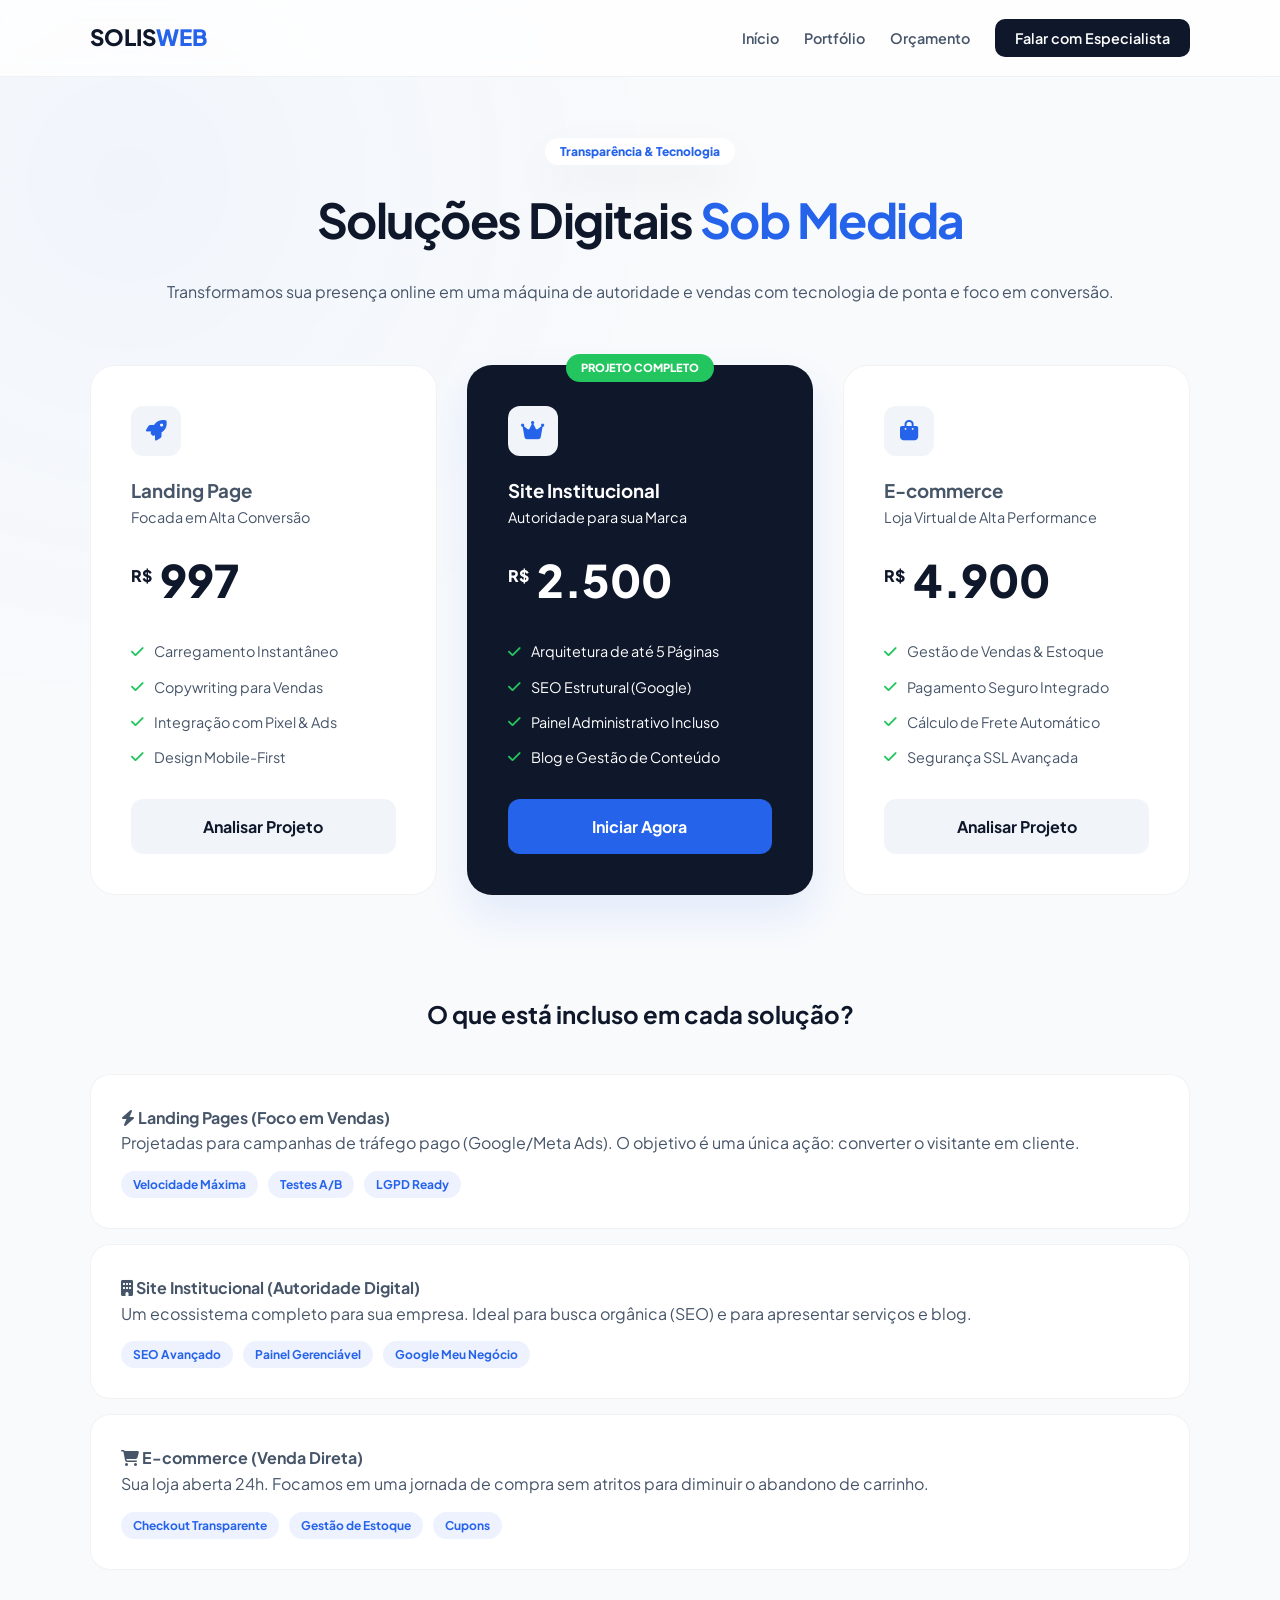
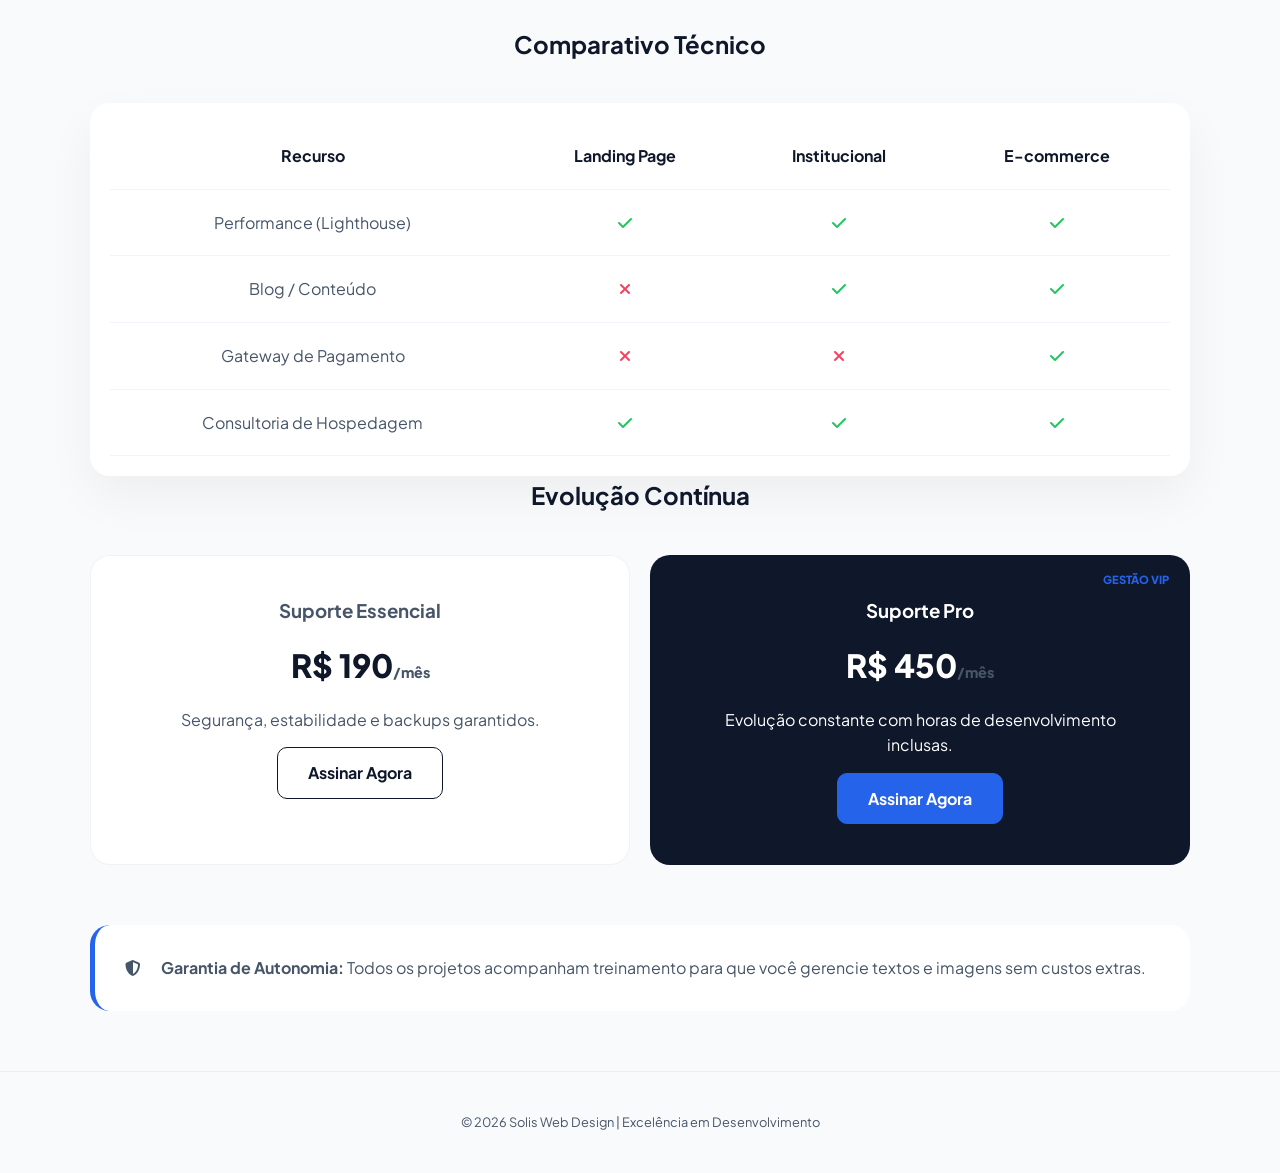
<file: orçamento.html>
<!DOCTYPE html>
<html lang="pt-br">
<head>
    <meta charset="UTF-8">
    <meta name="viewport" content="width=device-width, initial-scale=1.0">
    <title>Investimento Digital | Solis Web Premium</title>
    <link rel="stylesheet" href="https://cdnjs.cloudflare.com/ajax/libs/font-awesome/6.4.0/css/all.min.css">
    <link href="https://fonts.googleapis.com/css2?family=Plus+Jakarta+Sans:wght@400;500;600;700;800&display=swap" rel="stylesheet">
    <link rel="stylesheet" href="orcamento-estilo.css">
</head>
<body>

    <div class="glass-bg"></div>

    <nav class="navbar">
        <div class="container nav-container">
            <div class="logo">SOLIS<span>WEB</span></div>
            <ul class="nav-menu">
                <li><a href="index.html">Início</a></li>
                <li><a href="index.html#portfolio">Portfólio</a></li>
                <li><a href="orçamento.html" class="active">Orçamento</a></li>
                <li><a href="https://wa.me/5565993085010" class="nav-btn">Falar com Especialista</a></li>
            </ul>
        </div>
    </nav>

    <main class="container">
        <header class="hero-section">
            <span class="top-tag">Transparência & Tecnologia</span>
            <h1>Soluções Digitais <span>Sob Medida</span></h1>
            <p>Transformamos sua presença online em uma máquina de autoridade e vendas com tecnologia de ponta e foco em conversão.</p>
        </header>

        <section class="pricing-grid">
            <div class="price-card">
                <div class="card-inner">
                    <div class="card-icon"><i class="fas fa-rocket"></i></div>
                    <h3>Landing Page</h3>
                    <p class="card-desc">Focada em Alta Conversão</p>
                    <div class="price-box">
                        <div class="main-price"><span>R$</span> 997</div>
                    </div>
                    <ul class="check-list">
                        <li><i class="fas fa-check"></i> Carregamento Instantâneo</li>
                        <li><i class="fas fa-check"></i> Copywriting para Vendas</li>
                        <li><i class="fas fa-check"></i> Integração com Pixel & Ads</li>
                        <li><i class="fas fa-check"></i> Design Mobile-First</li>
                    </ul>
                    <a href="#detalhe-lp" class="btn-card">Analisar Projeto</a>
                </div>
            </div>

            <div class="price-card featured">
                <div class="popular-badge">PROJETO COMPLETO</div>
                <div class="card-inner">
                    <div class="card-icon"><i class="fas fa-crown"></i></div>
                    <h3>Site Institucional</h3>
                    <p class="card-desc">Autoridade para sua Marca</p>
                    <div class="price-box">
                        <div class="main-price"><span>R$</span> 2.500</div>
                    </div>
                    <ul class="check-list">
                        <li><i class="fas fa-check"></i> Arquitetura de até 5 Páginas</li>
                        <li><i class="fas fa-check"></i> SEO Estrutural (Google)</li>
                        <li><i class="fas fa-check"></i> Painel Administrativo Incluso</li>
                        <li><i class="fas fa-check"></i> Blog e Gestão de Conteúdo</li>
                    </ul>
                    <a href="https://wa.me/5565993085010" class="btn-card btn-premium">Iniciar Agora</a>
                </div>
            </div>

            <div class="price-card">
                <div class="card-inner">
                    <div class="card-icon"><i class="fas fa-shopping-bag"></i></div>
                    <h3>E-commerce</h3>
                    <p class="card-desc">Loja Virtual de Alta Performance</p>
                    <div class="price-box">
                        <div class="main-price"><span>R$</span> 4.900</div>
                    </div>
                    <ul class="check-list">
                        <li><i class="fas fa-check"></i> Gestão de Vendas & Estoque</li>
                        <li><i class="fas fa-check"></i> Pagamento Seguro Integrado</li>
                        <li><i class="fas fa-check"></i> Cálculo de Frete Automático</li>
                        <li><i class="fas fa-check"></i> Segurança SSL Avançada</li>
                    </ul>
                    <a href="#detalhe-ecommerce" class="btn-card">Analisar Projeto</a>
                </div>
            </div>
        </section>

        <section class="details-section">
            <h2 class="sub-title">O que está incluso em cada solução?</h2>
            
            <div class="detail-row" id="detalhe-lp">
                <div class="detail-info">
                    <h4><i class="fas fa-bolt"></i> Landing Pages (Foco em Vendas)</h4>
                    <p>Projetadas para campanhas de tráfego pago (Google/Meta Ads). O objetivo é uma única ação: converter o visitante em cliente.</p>
                    <div class="tag-group">
                        <span>Velocidade Máxima</span><span>Testes A/B</span><span>LGPD Ready</span>
                    </div>
                </div>
            </div>

            <div class="detail-row" id="detalhe-institucional">
                <div class="detail-info">
                    <h4><i class="fas fa-building"></i> Site Institucional (Autoridade Digital)</h4>
                    <p>Um ecossistema completo para sua empresa. Ideal para busca orgânica (SEO) e para apresentar serviços e blog.</p>
                    <div class="tag-group">
                        <span>SEO Avançado</span><span>Painel Gerenciável</span><span>Google Meu Negócio</span>
                    </div>
                </div>
            </div>

            <div class="detail-row" id="detalhe-ecommerce">
                <div class="detail-info">
                    <h4><i class="fas fa-shopping-cart"></i> E-commerce (Venda Direta)</h4>
                    <p>Sua loja aberta 24h. Focamos em uma jornada de compra sem atritos para diminuir o abandono de carrinho.</p>
                    <div class="tag-group">
                        <span>Checkout Transparente</span><span>Gestão de Estoque</span><span>Cupons</span>
                    </div>
                </div>
            </div>
        </section>

        <section class="table-section">
            <h2 class="sub-title">Comparativo Técnico</h2>
            <div class="table-container">
                <table>
                    <thead>
                        <tr>
                            <th>Recurso</th>
                            <th>Landing Page</th>
                            <th>Institucional</th>
                            <th>E-commerce</th>
                        </tr>
                    </thead>
                    <tbody>
                        <tr><td>Performance (Lighthouse)</td><td><i class="fas fa-check"></i></td><td><i class="fas fa-check"></i></td><td><i class="fas fa-check"></i></td></tr>
                        <tr><td>Blog / Conteúdo</td><td><i class="fas fa-times"></i></td><td><i class="fas fa-check"></i></td><td><i class="fas fa-check"></i></td></tr>
                        <tr><td>Gateway de Pagamento</td><td><i class="fas fa-times"></i></td><td><i class="fas fa-times"></i></td><td><i class="fas fa-check"></i></td></tr>
                        <tr><td>Consultoria de Hospedagem</td><td><i class="fas fa-check"></i></td><td><i class="fas fa-check"></i></td><td><i class="fas fa-check"></i></td></tr>
                    </tbody>
                </table>
            </div>
        </section>

        <section class="maintenance-section">
            <h2 class="sub-title">Evolução Contínua</h2>
            <div class="maintenance-grid">
                <div class="m-card">
                    <h3>Suporte Essencial</h3>
                    <div class="m-price">R$ 190<span>/mês</span></div>
                    <p>Segurança, estabilidade e backups garantidos.</p>
                    <a href="https://wa.me/5565993085010" class="btn-m">Assinar Agora</a>
                </div>
                <div class="m-card vip">
                    <div class="vip-tag">GESTÃO VIP</div>
                    <h3>Suporte Pro</h3>
                    <div class="m-price">R$ 450<span>/mês</span></div>
                    <p>Evolução constante com horas de desenvolvimento inclusas.</p>
                    <a href="https://wa.me/5565993085010" class="btn-m btn-v">Assinar Agora</a>
                </div>
            </div>
        </section>

        <div class="guarantee-box">
            <i class="fas fa-shield-alt"></i>
            <p><strong>Garantia de Autonomia:</strong> Todos os projetos acompanham treinamento para que você gerencie textos e imagens sem custos extras.</p>
        </div>
    </main>

    <footer class="footer">
        <p>&copy; 2026 Solis Web Design | Excelência em Desenvolvimento</p>
    </footer>

</body>
</html>
</file>
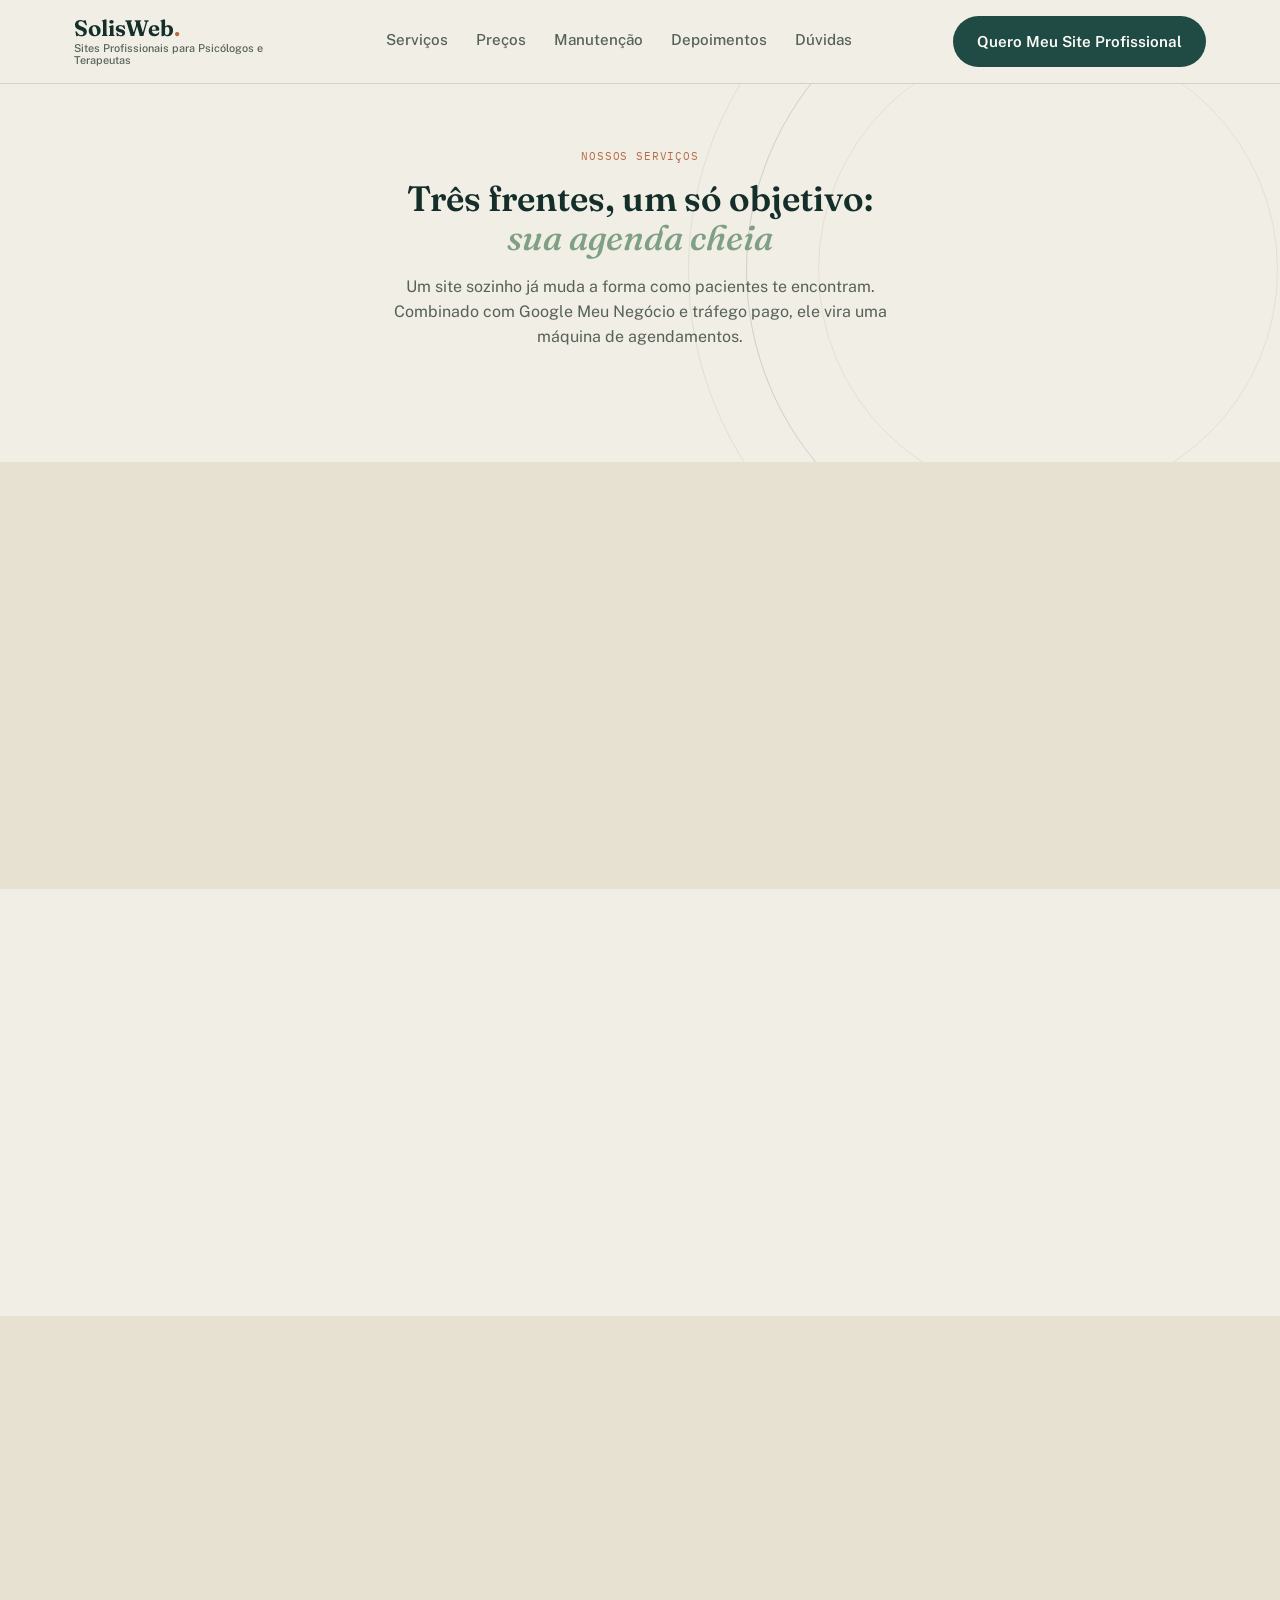
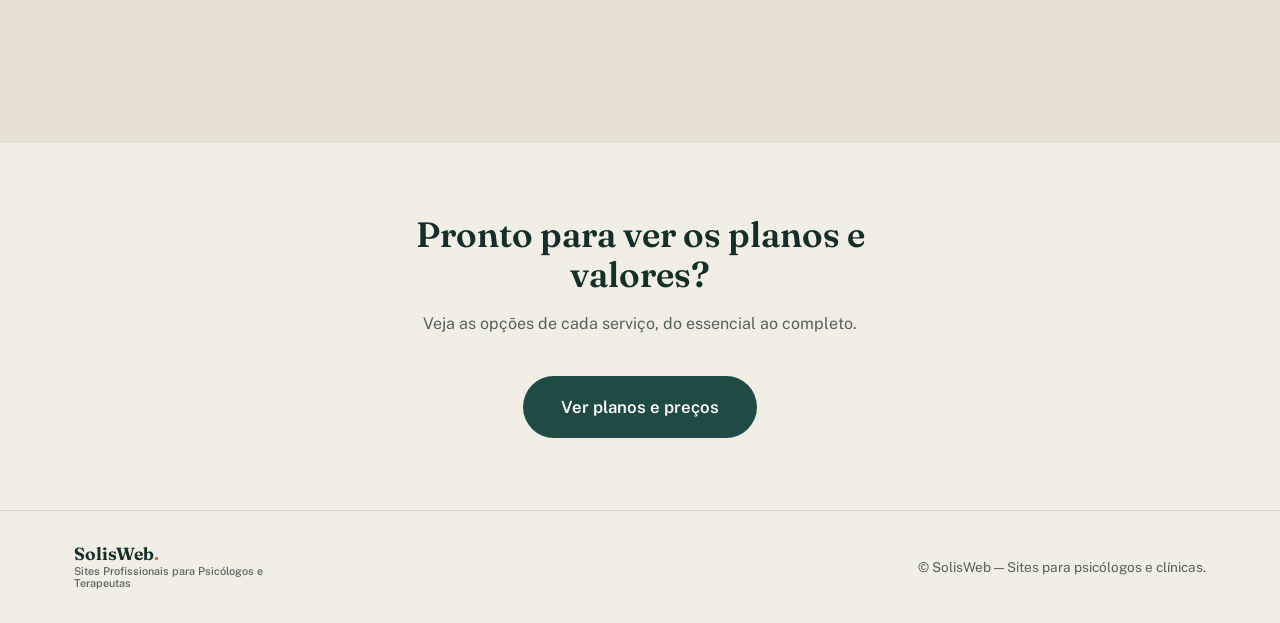
<file: servicos.html>
<!DOCTYPE html>
<html lang="pt-BR">
<head>
<meta charset="UTF-8">
<meta name="viewport" content="width=device-width, initial-scale=1.0">
<title>Nossos Serviços — SolisWeb</title>
<meta name="description" content="Conheça os três serviços da SolisWeb: criação de site, gestão de Google Meu Negócio e gestão de tráfego pago para psicólogos e clínicas.">
<link rel="preconnect" href="https://fonts.googleapis.com">
<link rel="preconnect" href="https://fonts.gstatic.com" crossorigin>
<link href="https://fonts.googleapis.com/css2?family=Fraunces:ital,opsz,wght@0,9..144,400;0,9..144,500;0,9..144,600;0,9..144,650;1,9..144,500&family=Public+Sans:wght@400;500;600;700&family=IBM+Plex+Mono:wght@400;500&display=swap" rel="stylesheet">
<link rel="stylesheet" href="styles.css">

<link rel="icon" href="favicon.svg" type="image/svg+xml">
<link rel="icon" href="favicon-32x32.png" sizes="32x32" type="image/png">
<link rel="icon" href="favicon-16x16.png" sizes="16x16" type="image/png">
<link rel="apple-touch-icon" href="apple-touch-icon.png">
<link rel="icon" href="favicon.ico" sizes="any">
</head>
<body>

<div class="breath-field" aria-hidden="true">
  <span class="ring ring-1"></span>
  <span class="ring ring-2"></span>
  <span class="ring ring-3"></span>
</div>

<header class="site-header">
  <div class="wrap header-row">
    <a href="index.html" class="logo">
      <span class="logo-name">SolisWeb<span class="logo-dot">.</span></span>
      <span class="logo-tagline">Sites Profissionais para Psicólogos e Terapeutas</span>
    </a>

    <nav class="main-nav" id="mainNav">
      <a href="servicos.html">Serviços</a>
      <a href="index.html#precos">Preços</a>
      <a href="index.html#manutencao">Manutenção</a>
      <a href="index.html#depoimentos">Depoimentos</a>
      <a href="index.html#faq">Dúvidas</a>
    </nav>

    <a href="https://wa.me/5565993085010?text=Ol%C3%A1!%20Quero%20criar%20um%20site%20para%20meu%20consult%C3%B3rio%20de%20psicologia." class="btn btn-primary btn-header" target="_blank" rel="noopener">Quero Meu Site Profissional</a>

    <button class="nav-toggle" id="navToggle" aria-label="Abrir menu" aria-expanded="false">
      <span></span><span></span><span></span>
    </button>
  </div>
</header>

<main>

  <!-- INTRO -->
  <section class="section" style="padding-top: 64px;">
    <div class="wrap">
      <p class="eyebrow eyebrow--center">Nossos serviços</p>
      <h1 class="section-title" style="max-width: 20ch;">Três frentes, um só objetivo: <em>sua agenda cheia</em></h1>
      <p class="section-lede">Um site sozinho já muda a forma como pacientes te encontram. Combinado com Google Meu Negócio e tráfego pago, ele vira uma máquina de agendamentos.</p>
    </div>
  </section>

  <!-- SERVIÇO 1 -->
  <section class="section section--alt">
    <div class="wrap why-grid reveal">
      <div class="why-copy">
        <p class="eyebrow">Serviço principal</p>
        <h2 class="section-title" style="text-align:left; margin:0 0 .4em;">Criação de site</h2>
        <p>Site institucional pensado para transmitir acolhimento e autoridade, com estrutura clara de especialidades, formas de contato e otimização para buscas locais. Do design ao ar, cuidamos de cada detalhe.</p>
      </div>
      <ul class="why-list">
        <li><span class="why-mark">＋</span> Layout calmo e profissional, sob medida para o seu consultório</li>
        <li><span class="why-mark">＋</span> Botão de WhatsApp e formulário sempre visíveis</li>
        <li><span class="why-mark">＋</span> Otimizado para aparecer em buscas por psicólogo na sua região</li>
        <li><span class="why-mark">＋</span> Hospedagem e domínio inclusos, sem letras miúdas</li>
      </ul>
    </div>
  </section>

  <!-- SERVIÇO 2 -->
  <section class="section">
    <div class="wrap why-grid reveal">
      <ul class="why-list">
        <li><span class="why-mark">＋</span> Criação e verificação do seu perfil no Google</li>
        <li><span class="why-mark">＋</span> Postagens periódicas e resposta a avaliações</li>
        <li><span class="why-mark">＋</span> Aparecimento no mapa com horários e link de agendamento</li>
        <li><span class="why-mark">＋</span> Relatórios de desempenho nos planos mais completos</li>
      </ul>
      <div class="why-copy">
        <p class="eyebrow">Presença local</p>
        <h2 class="section-title" style="text-align:left; margin:0 0 .4em;">Google Meu Negócio</h2>
        <p>Criação, verificação e gestão contínua do seu perfil — para aparecer bem posicionado quando alguém busca "psicólogo perto de mim" no Google e no Maps.</p>
      </div>
    </div>
  </section>

  <!-- SERVIÇO 3 -->
  <section class="section section--alt">
    <div class="wrap why-grid reveal">
      <div class="why-copy">
        <p class="eyebrow">Aquisição</p>
        <h2 class="section-title" style="text-align:left; margin:0 0 .4em;">Gestão de tráfego</h2>
        <p>Campanhas no Meta Ads e Google Ads direcionadas para agendamento, com otimização periódica e relatórios de desempenho — para quem já tem site e quer acelerar os resultados.</p>
      </div>
      <ul class="why-list">
        <li><span class="why-mark">＋</span> Campanhas segmentadas para o seu público ideal</li>
        <li><span class="why-mark">＋</span> Otimização semanal conforme o desempenho dos anúncios</li>
        <li><span class="why-mark">＋</span> Relatórios claros, sem jargão técnico</li>
        <li><span class="why-mark">＋</span> Funciona em conjunto com o site e o Google Meu Negócio</li>
      </ul>
    </div>
  </section>

  <!-- CTA -->
  <section class="section cta-section">
    <div class="wrap cta-wrap">
      <h2 class="section-title">Pronto para ver os planos e valores?</h2>
      <p class="section-lede">Veja as opções de cada serviço, do essencial ao completo.</p>
      <a href="index.html#precos" class="btn btn-primary btn-lg">Ver planos e preços</a>
    </div>
  </section>

</main>

<footer class="site-footer">
  <div class="wrap footer-row">
    <a href="index.html" class="logo logo--footer">
      <span class="logo-name">SolisWeb<span class="logo-dot">.</span></span>
      <span class="logo-tagline">Sites Profissionais para Psicólogos e Terapeutas</span>
    </a>
    <p>&copy; <span id="year"></span> SolisWeb — Sites para psicólogos e clínicas.</p>
  </div>
</footer>

<script src="script.js"></script>
</body>
</html>
</file>
<file: orcamento-estilo.css>
/* --- CONFIGURAÇÕES GERAIS --- */
:root {
    --primary: #2563eb;
    --primary-dark: #1e40af;
    --dark: #0f172a;
    --light: #f8fafc;
    --text: #475569;
    --border: #e2e8f0;
}

* {
    margin: 0; padding: 0; box-sizing: border-box;
}

body {
    font-family: 'Plus Jakarta Sans', sans-serif;
    background-color: #f1f5f9;
    color: var(--text);
    line-height: 1.6;
}

.container {
    max-width: 1200px;
    margin: 0 auto;
    padding: 0 20px;
}

/* --- NAVEGAÇÃO --- */
.nav-top {
    display: flex;
    justify-content: space-between;
    align-items: center;
    padding: 20px 0;
}

.logo-mini {
    font-weight: 800;
    font-size: 1.4rem;
    color: var(--dark);
}

.logo-mini span { color: var(--primary); }

.nav-links {
    display: flex;
    list-style: none;
    gap: 20px;
}

.nav-links a {
    text-decoration: none;
    color: var(--text);
    font-weight: 600;
    font-size: 0.9rem;
}

.nav-links a.active { color: var(--primary); }

.btn-contato-nav {
    background: var(--primary);
    color: white;
    padding: 10px 20px;
    border-radius: 50px;
    text-decoration: none;
    font-weight: 700;
    font-size: 0.85rem;
}

/* --- HEADER --- */
.header-main {
    text-align: center;
    padding: 60px 0;
}

.header-main h1 {
    font-size: 2.5rem;
    color: var(--dark);
    margin-bottom: 15px;
}

.subtitle {
    font-size: 1.1rem;
    max-width: 700px;
    margin: 0 auto;
}

/* --- GRIDS E CARDS --- */
.grid {
    display: grid;
    grid-template-columns: repeat(auto-fit, minmax(300px, 1fr));
    gap: 30px;
    margin-bottom: 60px;
}

.card {
    background: white;
    padding: 40px;
    border-radius: 20px;
    border: 1px solid var(--border);
    text-align: center;
    position: relative;
    transition: 0.3s;
}

.card:hover { transform: translateY(-10px); }

.featured {
    border: 2px solid var(--primary);
    box-shadow: 0 20px 40px rgba(37, 99, 235, 0.1);
}

.badge {
    position: absolute;
    top: -15px;
    left: 50%;
    transform: translateX(-50%);
    background: var(--primary);
    color: white;
    padding: 5px 15px;
    border-radius: 50px;
    font-size: 0.75rem;
    font-weight: 800;
}

.price-area {
    margin: 30px 0;
}

.price {
    font-size: 3rem;
    font-weight: 800;
    color: var(--dark);
}

.features {
    list-style: none;
    text-align: left;
    margin-bottom: 30px;
}

.features li {
    margin-bottom: 12px;
    font-size: 0.95rem;
}

.features i {
    color: var(--primary);
    margin-right: 10px;
}

.btn-action {
    display: block;
    background: var(--dark);
    color: white;
    text-decoration: none;
    padding: 15px;
    border-radius: 12px;
    font-weight: 700;
    transition: 0.3s;
}

.btn-action:hover { background: var(--primary); }

/* --- DETALHAMENTO DE SERVIÇOS --- */
.detalhamento-servicos {
    padding: 60px 0;
}

.section-title {
    text-align: center;
    margin-bottom: 40px;
    color: var(--dark);
}

.detalhe-item {
    display: flex;
    gap: 30px;
    background: white;
    padding: 30px;
    border-radius: 20px;
    margin-bottom: 20px;
    border: 1px solid var(--border);
    transition: 0.3s;
}

.detalhe-item:hover { transform: translateX(10px); border-color: var(--primary); }

.detalhe-icon {
    width: 60px; height: 60px;
    background: var(--primary);
    color: white;
    border-radius: 15px;
    display: flex; align-items: center; justify-content: center;
    font-size: 1.5rem; flex-shrink: 0;
}

.tags { display: flex; flex-wrap: wrap; gap: 10px; margin-top: 15px; }
.tags span {
    background: #eef2ff; color: var(--primary);
    padding: 5px 12px; border-radius: 50px; font-size: 0.8rem; font-weight: 700;
}

/* --- TABELA COMPARATIVA --- */
.table-wrapper {
    overflow-x: auto;
    background: white;
    padding: 20px;
    border-radius: 20px;
    margin: 40px 0;
}

table {
    width: 100%;
    border-collapse: collapse;
    text-align: center;
}

th, td {
    padding: 20px;
    border-bottom: 1px solid var(--border);
}

th { color: var(--dark); }
td i.fa-check { color: var(--accent, #22c55e); }
td i.fa-times { color: #f43f5e; }

/* --- MANUTENÇÃO (CARDS ESCUROS) --- */
.card-dark {
    background: var(--dark);
    color: white;
    padding: 40px;
    border-radius: 20px;
    text-align: center;
}

.card-dark .price { color: white; }
.btn-outline {
    display: inline-block;
    border: 1px solid white;
    color: white;
    padding: 10px 30px;
    border-radius: 50px;
    text-decoration: none;
    margin-top: 20px;
}

/* --- INFO BOX E FOOTER --- */
.info-box {
    background: #fff;
    border-left: 5px solid var(--primary);
    padding: 30px;
    border-radius: 10px;
    display: flex;
    gap: 20px;
    align-items: center;
    margin: 60px 0;
}

.footer {
    text-align: center;
    padding: 40px;
    color: var(--text);
    font-size: 0.9rem;
}

/* --- RESPONSIVIDADE --- */
@media (max-width: 768px) {
    .nav-links { display: none; }
    .detalhe-item { flex-direction: column; text-align: center; }
    .detalhe-icon { margin: 0 auto; }
}
:root {
    --primary: #2563eb;
    --dark: #0f172a;
    --text: #475569;
    --bg: #f8fafc;
    --white: #ffffff;
    --shadow: 0 20px 50px rgba(0,0,0,0.05);
}

* { margin: 0; padding: 0; box-sizing: border-box; }
body { font-family: 'Plus Jakarta Sans', sans-serif; background: var(--bg); color: var(--text); line-height: 1.6; }
.container { max-width: 1140px; margin: 0 auto; padding: 0 20px; }

/* Background decorativo */
.glass-bg {
    position: fixed; top: 0; left: 0; width: 100%; height: 100%;
    background: radial-gradient(circle at 10% 20%, rgba(37, 99, 235, 0.03) 0%, transparent 40%);
    z-index: -1;
}

/* Navbar */
.navbar { padding: 20px 0; background: rgba(255,255,255,0.8); backdrop-filter: blur(10px); position: sticky; top: 0; z-index: 100; border-bottom: 1px solid rgba(0,0,0,0.05); }
.nav-container { display: flex; justify-content: space-between; align-items: center; }
.logo { font-weight: 800; font-size: 1.4rem; color: var(--dark); }
.logo span { color: var(--primary); }
.nav-menu { display: flex; list-style: none; gap: 25px; align-items: center; }
.nav-menu a { text-decoration: none; color: var(--text); font-weight: 600; font-size: 0.9rem; }
.nav-btn { background: var(--dark); color: white !important; padding: 10px 20px; border-radius: 10px; }

/* Hero */
.hero-section { text-align: center; padding: 60px 0; }
.top-tag { background: white; padding: 6px 15px; border-radius: 50px; color: var(--primary); font-size: 0.75rem; font-weight: 800; box-shadow: var(--shadow); }
.hero-section h1 { font-size: 3rem; color: var(--dark); margin: 20px 0; letter-spacing: -1.5px; }
.hero-section h1 span { color: var(--primary); }

/* Pricing Cards */
.pricing-grid { display: grid; grid-template-columns: repeat(auto-fit, minmax(320px, 1fr)); gap: 30px; margin-bottom: 60px; }
.price-card { background: white; border-radius: 25px; padding: 10px; border: 1px solid rgba(0,0,0,0.05); transition: 0.4s; }
.price-card:hover { transform: translateY(-10px); box-shadow: 0 30px 60px rgba(0,0,0,0.08); }
.card-inner { padding: 30px; }
.card-icon { width: 50px; height: 50px; background: #f1f5f9; border-radius: 12px; display: flex; align-items: center; justify-content: center; color: var(--primary); font-size: 1.3rem; margin-bottom: 20px; }
.card-desc { font-size: 0.9rem; margin-bottom: 15px; }
.main-price { font-size: 2.8rem; font-weight: 800; color: var(--dark); margin-bottom: 25px; }
.main-price span { font-size: 1rem; vertical-align: super; }
.check-list { list-style: none; margin-bottom: 30px; }
.check-list li { font-size: 0.9rem; margin-bottom: 12px; display: flex; align-items: center; gap: 10px; }
.check-list i { color: #22c55e; }
.btn-card { display: block; text-align: center; text-decoration: none; padding: 15px; border-radius: 12px; background: #f1f5f9; color: var(--dark); font-weight: 700; transition: 0.3s; }

/* Featured Card */
.featured { background: var(--dark); color: white; position: relative; }
.featured .main-price, .featured h3 { color: white; }
.featured .btn-premium { background: var(--primary); color: white; }
.popular-badge { position: absolute; top: -12px; left: 50%; transform: translateX(-50%); background: #22c55e; color: white; padding: 5px 15px; border-radius: 50px; font-size: 0.7rem; font-weight: 800; }

/* Detalhamento */
.details-section { padding: 40px 0; }
.sub-title { text-align: center; margin-bottom: 40px; color: var(--dark); }
.detail-row { background: white; padding: 30px; border-radius: 20px; margin-bottom: 15px; border: 1px solid rgba(0,0,0,0.05); transition: 0.3s; }
.detail-row:hover { border-color: var(--primary); transform: scale(1.01); }
.tag-group { margin-top: 15px; display: flex; gap: 10px; }
.tag-group span { background: #eef2ff; color: var(--primary); padding: 4px 12px; border-radius: 50px; font-size: 0.75rem; font-weight: 700; }

/* Tabela */
.table-container { background: white; padding: 20px; border-radius: 20px; overflow-x: auto; box-shadow: var(--shadow); }
table { width: 100%; border-collapse: collapse; text-align: center; }
th, td { padding: 20px; border-bottom: 1px solid #f1f5f9; }
td i.fa-check { color: #22c55e; }
td i.fa-times { color: #f43f5e; }

/* Manutenção */
.maintenance-grid { display: grid; grid-template-columns: 1fr 1fr; gap: 20px; }
.m-card { background: white; padding: 40px; border-radius: 20px; text-align: center; border: 1px solid rgba(0,0,0,0.05); }
.m-price { font-size: 2rem; font-weight: 800; color: var(--dark); margin: 15px 0; }
.m-price span { font-size: 0.9rem; color: var(--text); }
.btn-m { display: inline-block; text-decoration: none; padding: 12px 30px; border: 1px solid var(--dark); color: var(--dark); border-radius: 10px; font-weight: 700; margin-top: 15px; }
.vip { background: var(--dark); color: white; position: relative; }
.vip .m-price, .vip h3 { color: white; }
.vip .btn-v { border-color: var(--primary); background: var(--primary); color: white; }
.vip-tag { position: absolute; top: 15px; right: 20px; color: var(--primary); font-weight: 800; font-size: 0.7rem; }

/* Garantia e Footer */
.guarantee-box { background: #fff; padding: 30px; border-radius: 20px; display: flex; align-items: center; gap: 20px; margin: 60px 0; border-left: 5px solid var(--primary); }
.footer { text-align: center; padding: 40px 0; font-size: 0.8rem; border-top: 1px solid rgba(0,0,0,0.05); }

/* Mobile */
@media (max-width: 768px) {
    .nav-menu, .vip-tag { display: none; }
    .hero-section h1 { font-size: 2.2rem; }
    .maintenance-grid { grid-template-columns: 1fr; }
}
</file>
<file: styles.css>
/* =========================================================
   TOKENS
========================================================= */
:root{
  --paper: #F1EEE6;
  --paper-alt: #E7E1D2;
  --white: #FFFDF9;
  --ink: #22302B;
  --ink-soft: #566159;
  --teal: #1F4B44;
  --teal-dark: #142E29;
  --sage: #7FA084;
  --sage-soft: #DCE6DD;
  --clay: #B96B47;
  --line: #D8D1BF;

  --display: "Fraunces", serif;
  --body: "Public Sans", system-ui, sans-serif;
  --mono: "IBM Plex Mono", monospace;

  --radius: 14px;
  --radius-sm: 8px;
  --wrap: 1180px;
  --shadow: 0 12px 32px -16px rgba(20, 46, 41, 0.28);
  --ease: cubic-bezier(.4, 0, .2, 1);
}

*{ box-sizing: border-box; }
html{ scroll-behavior: smooth; }

body{
  margin:0;
  font-family: var(--body);
  background: var(--paper);
  color: var(--ink);
  line-height: 1.55;
  -webkit-font-smoothing: antialiased;
}

img{ max-width:100%; display:block; }
a{ color: inherit; }

/* visível apenas para leitores de tela */
.sr-only{
  position: absolute;
  width: 1px;
  height: 1px;
  padding: 0;
  margin: -1px;
  overflow: hidden;
  clip: rect(0, 0, 0, 0);
  white-space: nowrap;
  border: 0;
}

.wrap{
  max-width: var(--wrap);
  margin: 0 auto;
  padding: 0 24px;
}

h1,h2,h3{
  font-family: var(--display);
  color: var(--teal-dark);
  font-weight: 600;
  line-height: 1.12;
  margin: 0 0 .5em;
}

:focus-visible{
  outline: 2px solid var(--clay);
  outline-offset: 3px;
}

/* =========================================================
   BREATHING FIELD (signature ambient motion)
========================================================= */
.breath-field{
  position: fixed;
  top: -10vh;
  right: -10vw;
  width: 60vw;
  height: 60vw;
  max-width: 720px;
  max-height: 720px;
  pointer-events: none;
  z-index: 0;
  opacity: .5;
}
.ring{
  position:absolute;
  inset:0;
  border-radius:50%;
  border: 1px solid var(--sage);
  opacity:.35;
  animation: breathe 9s ease-in-out infinite;
}
.ring-2{ inset: 8%; animation-delay: -3s; border-color: var(--teal); }
.ring-3{ inset: 18%; animation-delay: -6s; border-color: var(--clay); opacity:.25; }

@keyframes breathe{
  0%, 100%{ transform: scale(.92); opacity:.15; }
  50%{ transform: scale(1.04); opacity:.4; }
}

@media (prefers-reduced-motion: reduce){
  .ring{ animation: none; }
}

/* =========================================================
   BUTTONS
========================================================= */
.btn{
  display:inline-flex;
  align-items:center;
  justify-content:center;
  gap:.5em;
  padding: .85em 1.5em;
  border-radius: 999px;
  font-weight: 600;
  font-size: .95rem;
  text-decoration:none;
  border: 1px solid transparent;
  cursor:pointer;
  transition: transform .35s var(--ease), background .3s var(--ease),
              border-color .3s var(--ease), box-shadow .35s var(--ease), color .3s var(--ease);
  will-change: transform;
}
.btn:hover{
  transform: translateY(-2px);
  box-shadow: 0 10px 24px -12px rgba(20, 46, 41, 0.35);
}
.btn:active{
  transform: translateY(0) scale(.97);
  transition-duration: .12s;
}

.btn-primary{
  background: var(--teal);
  color: var(--white);
}
.btn-primary:hover{ background: var(--teal-dark); }

.btn-ghost{
  background: transparent;
  border-color: var(--teal);
  color: var(--teal);
}
.btn-ghost:hover{ background: var(--sage-soft); }

.btn-block{ width:100%; }
.btn-lg{ padding: 1em 2.2em; font-size: 1.05rem; }

.btn-header{ display:none; }
@media (min-width: 860px){
  .btn-header{ display:inline-flex; }
}

/* =========================================================
   HEADER
========================================================= */
.site-header{
  position: sticky;
  top:0;
  z-index: 20;
  background: rgba(241,238,230,.88);
  backdrop-filter: blur(8px);
  border-bottom: 1px solid var(--line);
}
.header-row{
  display:flex;
  align-items:center;
  justify-content:space-between;
  padding-top: 16px;
  padding-bottom: 16px;
  gap: 16px;
}
.logo{
  display:flex;
  flex-direction:column;
  gap: 2px;
  text-decoration:none;
  line-height: 1.1;
}
.logo-name{
  font-family: var(--display);
  font-size: 1.4rem;
  font-weight: 650;
  color: var(--teal-dark);
}
.logo-dot{ color: var(--clay); }
.logo-tagline{
  font-family: var(--body);
  font-size: .68rem;
  font-weight: 500;
  color: var(--ink-soft);
  max-width: 210px;
}

.main-nav{
  display:none;
  gap: 28px;
}
.main-nav a{
  position:relative;
  text-decoration:none;
  font-size: .95rem;
  color: var(--ink-soft);
  font-weight: 500;
  padding-bottom: 3px;
  transition: color .3s var(--ease);
}
.main-nav a::after{
  content:"";
  position:absolute;
  left:0; bottom:0;
  width:100%;
  height:2px;
  background: var(--clay);
  transform: scaleX(0);
  transform-origin: right;
  transition: transform .3s var(--ease);
}
.main-nav a:hover{ color: var(--teal-dark); }
.main-nav a:hover::after{
  transform: scaleX(1);
  transform-origin: left;
}

@media (min-width: 860px){
  .main-nav{ display:flex; }
}

.nav-toggle{
  display:flex;
  flex-direction:column;
  justify-content:center;
  gap:5px;
  width: 40px;
  height: 40px;
  border:none;
  background:transparent;
  cursor:pointer;
}
.nav-toggle span{
  height:2px;
  background: var(--teal-dark);
  border-radius:2px;
}
@media (min-width: 860px){
  .nav-toggle{ display:none; }
}

.main-nav.is-open{
  display:flex;
  flex-direction:column;
  position:absolute;
  top:100%;
  left:0;
  right:0;
  background: var(--paper);
  padding: 16px 24px 24px;
  border-bottom: 1px solid var(--line);
  gap: 16px;
}

/* =========================================================
   HERO — texto à esquerda, imagens à direita
========================================================= */
.hero{
  position:relative;
  z-index:1;
  padding: 96px 0 72px;
  overflow:hidden;
}

.hero-grid{
  display:grid;
  gap: 24px;
  align-items:center;
}
@media (min-width: 920px){
  .hero-grid{
    grid-template-columns: 1fr 1fr;
    gap: 20px;
  }
}

.hero-copy{ position:relative; }

.eyebrow{
  font-family: var(--mono);
  text-transform: uppercase;
  letter-spacing: .08em;
  font-size: .66rem;
  color: var(--clay);
  margin: 0 0 14px;
}
.eyebrow--center{ text-align:center; }

.hero-title{
  color: var(--teal-dark);
  font-size: clamp(1.79rem, 3.91vw, 2.81rem);
  font-weight: 650;
  line-height: 1.1;
  letter-spacing: -0.015em;
  max-width: 15ch;
  margin: 0 0 .5em;
}
.hero-title em{
  font-style: italic;
  font-weight: 500;
  color: var(--clay);
}
.hero-lede{
  font-size: .92rem;
  max-width: 46ch;
  margin: 0 0 28px;
  color: var(--ink-soft);
}

.hero-actions{
  display:flex;
  flex-wrap:wrap;
  gap: 14px;
  margin-bottom: 24px;
}

/* imagens da vitrine, menores e alinhadas à direita */
.hero-visual{
  display:flex;
  justify-content:flex-end;
}
.capa-stack{
  display:flex;
  flex-direction:column;
  gap: 5px;
  width: 100%;
  max-width: 440px;
}
@media (min-width: 640px){
  .capa-stack{ max-width: 500px; }
}
.capa-stack img{
  width:100%;
  height:auto;
  display:block;
  border-radius: 4px;
}

/* =========================================================
   CASCATA DAS IMAGENS — controlada pelo scroll (JS define
   opacity/transform inline conforme a rolagem da página)
========================================================= */
.capa-stack img{
  opacity: 0;
  transform: translateY(-22px);
  transition: opacity .15s linear, transform .15s linear;
  will-change: opacity, transform;
}

@media (prefers-reduced-motion: reduce){
  .capa-stack img{ opacity:1 !important; transform:none !important; transition:none; }
}

/* =========================================================
   SECTIONS (generic)
========================================================= */
.section{ padding: 72px 0; position:relative; z-index:1; }
.section--alt{ background: var(--paper-alt); }


.section-title{
  font-size: clamp(1.6rem, 3vw, 2.2rem);
  text-align:center;
  max-width: 26ch;
  margin-left:auto;
  margin-right:auto;
}
.section-title em{
  font-style: italic;
  font-weight: 500;
  color: var(--sage);
}
.section-lede{
  text-align:center;
  color: var(--ink-soft);
  max-width: 52ch;
  margin: 0 auto 40px;
}

/* =========================================================
   SERVICES
========================================================= */
.services-grid{
  display:grid;
  gap: 20px;
  margin-top: 40px;
}
@media (min-width: 760px){
  .services-grid{ grid-template-columns: repeat(3, 1fr); }
}
.service-card{
  background: var(--white);
  border: 1px solid var(--line);
  border-radius: var(--radius);
  padding: 28px;
  transition: transform .35s var(--ease), box-shadow .35s var(--ease), border-color .35s var(--ease);
}
.service-card:hover{
  transform: translateY(-6px);
  box-shadow: var(--shadow);
  border-color: var(--sage);
}
.service-card--main{
  background: var(--teal);
  border-color: var(--teal);
  color: var(--white);
}
.service-card--main h3,
.service-card--main .service-tag{ color: var(--white); }
.service-tag{
  font-family: var(--mono);
  font-size: .75rem;
  text-transform:uppercase;
  letter-spacing: .06em;
  color: var(--clay);
  margin: 0 0 8px;
}
.service-card h3{ font-size: 1.25rem; margin-bottom: 10px; }
.service-card p{ margin:0; color: inherit; }
.service-card--main p{ opacity:.9; }

.services-more{
  text-align:center;
  margin: 28px 0 0;
  color: var(--ink-soft);
  font-size: .95rem;
}
.services-more a{
  color: var(--teal);
  font-weight: 600;
  text-decoration: underline;
  text-underline-offset: 3px;
}
.services-more a:hover{ color: var(--teal-dark); }

/* =========================================================
   COMO FUNCIONA (3 passos)
========================================================= */
.steps-grid{
  display:grid;
  gap: 20px;
  margin-top: 40px;
}
@media (min-width: 760px){
  .steps-grid{ grid-template-columns: repeat(3, 1fr); }
}
.step-card{
  background: var(--white);
  border: 1px solid var(--line);
  border-radius: var(--radius);
  padding: 28px;
  transition: transform .35s var(--ease), box-shadow .35s var(--ease), border-color .35s var(--ease);
}
.step-card:hover{
  transform: translateY(-6px);
  box-shadow: var(--shadow);
  border-color: var(--sage);
}
.step-icon{
  width: 44px;
  height: 44px;
  display:flex;
  align-items:center;
  justify-content:center;
  border-radius: 12px;
  background: var(--teal);
  color: var(--white);
  margin: 0 0 16px;
}
.step-icon svg{ width: 20px; height: 20px; }
.step-tag{
  font-family: var(--mono);
  font-size: .75rem;
  text-transform:uppercase;
  letter-spacing: .06em;
  color: var(--clay);
  margin: 0 0 8px;
}
.step-card h3{ font-size: 1.15rem; margin: 0 0 10px; color: var(--teal-dark); }
.step-card p{ margin:0; color: var(--ink-soft); }

/* =========================================================
   VANTAGENS
========================================================= */
.section-badge{
  display:table;
  margin: 0 auto 18px;
  padding: 8px 18px;
  border-radius: 999px;
  background: var(--paper-alt);
  color: var(--ink-soft);
  font-size: .85rem;
  font-weight: 600;
}

.advantage-grid{
  display:grid;
  gap: 20px;
  margin-top: 40px;
}
@media (min-width: 640px){
  .advantage-grid{ grid-template-columns: repeat(2, 1fr); }
}
@media (min-width: 960px){
  .advantage-grid{ grid-template-columns: repeat(3, 1fr); }
}
.advantage-card{
  background: var(--white);
  border: 1px solid var(--line);
  border-radius: var(--radius);
  padding: 26px;
  transition: transform .35s var(--ease), box-shadow .35s var(--ease), border-color .35s var(--ease);
}
.advantage-card:hover{
  transform: translateY(-6px);
  box-shadow: var(--shadow);
  border-color: var(--sage);
}
.advantage-icon{
  width: 40px;
  height: 40px;
  display:flex;
  align-items:center;
  justify-content:center;
  border-radius: 10px;
  background: var(--sage-soft);
  color: var(--teal);
  margin: 0 0 16px;
}
.advantage-icon svg{ width: 19px; height: 19px; }
.advantage-card h3{ font-size: 1.05rem; margin: 0 0 8px; color: var(--teal-dark); }
.advantage-card p{ margin:0; color: var(--ink-soft); font-size: .92rem; }

/* =========================================================
   WHY-GRID (usado na página servicos.html)
========================================================= */
.why-grid{
  display:grid;
  gap: 40px;
}
@media (min-width: 860px){
  .why-grid{ grid-template-columns: 1fr 1fr; align-items:center; }
}
.why-copy p{ color: var(--ink-soft); max-width: 48ch; }
.why-list{
  list-style:none;
  margin:0; padding:0;
  display:grid;
  gap: 16px;
}
.why-list li{
  display:flex;
  align-items:flex-start;
  gap: 12px;
  background: var(--white);
  border: 1px solid var(--line);
  border-radius: var(--radius-sm);
  padding: 16px 18px;
}
.why-mark{
  font-family: var(--mono);
  color: var(--sage);
  font-weight: 600;
}

/* =========================================================
   PRICING TABS + PLAN CARDS
========================================================= */
.tabs{
  display:flex;
  flex-wrap:wrap;
  justify-content:center;
  gap: 10px;
  margin: 8px 0 40px;
}
.tab{
  font-family: var(--body);
  font-weight: 600;
  font-size: .9rem;
  padding: 10px 18px;
  border-radius: 999px;
  border: 1px solid var(--line);
  background: var(--white);
  color: var(--ink-soft);
  cursor:pointer;
  transition: background .3s var(--ease), border-color .3s var(--ease), color .3s var(--ease), transform .2s var(--ease);
}
.tab:hover{ transform: translateY(-2px); }
.tab.is-active{
  background: var(--teal);
  border-color: var(--teal);
  color: var(--white);
}

.plans-grid{
  display:flex;
  flex-wrap:wrap;
  justify-content:center;
  gap: 20px;
}
.is-hidden{ display:none; }

.plan-card{
  position:relative;
  flex: 1 1 300px;
  max-width: 360px;
  background: var(--white);
  border: 1px solid var(--line);
  border-radius: var(--radius);
  padding: 30px 26px;
  display:flex;
  flex-direction:column;
  transition: transform .35s var(--ease), box-shadow .35s var(--ease), border-color .35s var(--ease);
}
.plan-card:not(.plan-card--featured):hover{
  transform: translateY(-6px);
  box-shadow: var(--shadow);
  border-color: var(--sage);
}
.plan-card--featured:hover{
  transform: translateY(-10px);
}
.plan-card--featured{
  background: var(--teal);
  border-color: var(--teal);
  color: var(--white);
  transform: translateY(-6px);
  box-shadow: var(--shadow);
}
.plan-card--featured .plan-for{ color: rgba(255,255,255,.75); }
.plan-card--featured .plan-features li{ border-color: rgba(255,255,255,.18); }
.plan-card--featured .plan-price span{ color: rgba(255,255,255,.75); }

.plan-badge{
  position:absolute;
  top: -12px;
  left: 26px;
  background: var(--clay);
  color: var(--white);
  font-family: var(--mono);
  font-size: .7rem;
  text-transform: uppercase;
  letter-spacing:.05em;
  padding: 5px 12px;
  border-radius: 999px;
}
.plan-name{
  font-family: var(--display);
  font-size: 1.3rem;
  font-weight: 600;
  margin: 4px 0 2px;
}
.plan-for{
  font-size: .85rem;
  color: var(--ink-soft);
  margin: 0 0 18px;
}
.plan-invest-label{
  font-family: var(--mono);
  text-transform: uppercase;
  letter-spacing: .06em;
  font-size: .72rem;
  color: var(--sage);
  margin: 0 0 6px;
}
.plan-card--featured .plan-invest-label{ color: rgba(255,255,255,.7); }

.plan-price-old{
  font-family: var(--mono);
  font-size: 1.05rem;
  color: var(--ink-soft);
  opacity: .85;
  margin: 0 0 2px;
}
.plan-price-old del{
  text-decoration: line-through;
  text-decoration-color: var(--clay);
  text-decoration-thickness: 2px;
}
.plan-card--featured .plan-price-old{ color: rgba(255,255,255,.65); }

.plan-price{
  font-family: var(--mono);
  font-size: 2rem;
  font-weight: 500;
  margin: 0 0 10px;
}
.plan-price ins{
  text-decoration: none;
}
.plan-price span{
  font-size: .95rem;
  color: var(--ink-soft);
}

.plan-discount{
  display:inline-block;
  font-family: var(--mono);
  font-size: .78rem;
  font-weight: 600;
  color: var(--white);
  background: var(--clay);
  padding: 4px 12px;
  border-radius: 999px;
  margin: 0 0 14px;
}
.plan-card--featured .plan-discount{
  background: rgba(255,255,255,.2);
  color: var(--white);
}

.plan-installment{
  font-size: .88rem;
  color: var(--ink-soft);
  margin: 0 0 18px;
}
.plan-card--featured .plan-installment{ color: rgba(255,255,255,.8); }

.plan-perk{
  position:relative;
  font-size: .85rem;
  font-weight: 500;
  color: var(--teal-dark);
  margin: 0 0 8px;
  padding-left: 20px;
}
.plan-perk::before{
  content: "✓";
  position:absolute;
  left:0;
  color: var(--sage);
  font-weight: 700;
}
.plan-card--featured .plan-perk{ color: var(--white); }
.plan-card--featured .plan-perk::before{ color: var(--sage); }
.plan-perk:last-of-type{ margin-bottom: 22px; }

.plan-features{
  list-style:none;
  margin: 0 0 28px;
  padding: 0;
  flex-grow:1;
}
.plan-features li{
  padding: 10px 0;
  border-top: 1px solid var(--line);
  font-size: .92rem;
}
.plan-features li:first-child{ border-top:none; }

.table-note{
  text-align:center;
  font-size: .85rem;
  color: var(--ink-soft);
  margin-top: 28px;
}
.table-note--highlight{
  display:flex;
  align-items:center;
  gap: 8px;
  margin: 28px auto 0;
  padding: 10px 20px;
  border-radius: 999px;
  background: var(--sage-soft);
  color: var(--teal-dark);
  font-weight: 600;
  font-size: .85rem;
  width: fit-content;
}
.table-note--highlight::before{
  content: "✓";
  color: var(--teal);
  font-weight: 700;
}

/* =========================================================
   MAINTENANCE
========================================================= */
.maint-grid{
  display:grid;
  gap: 18px;
  margin-top: 40px;
}
@media (min-width: 640px){
  .maint-grid{ grid-template-columns: repeat(2, 1fr); }
}
@media (min-width: 960px){
  .maint-grid{ grid-template-columns: repeat(3, 1fr); }
}
.maint-card{
  background: var(--white);
  border: 1px solid var(--line);
  border-radius: var(--radius-sm);
  padding: 22px;
  transition: transform .35s var(--ease), box-shadow .35s var(--ease);
}
.maint-card:hover{
  transform: translateY(-4px);
  box-shadow: var(--shadow);
}
.maint-card--featured{
  border-color: var(--clay);
  box-shadow: 0 0 0 1px var(--clay);
}
.maint-period{
  font-family: var(--mono);
  text-transform: uppercase;
  font-size: .75rem;
  letter-spacing:.06em;
  color: var(--sage);
  margin: 0 0 8px;
}
.maint-price{
  font-family: var(--display);
  font-size: 1.5rem;
  margin: 0 0 10px;
  color: var(--teal-dark);
}
.maint-price span{
  font-family: var(--body);
  font-size: .85rem;
  color: var(--ink-soft);
  font-weight: 400;
}
.maint-desc{ margin:0; color: var(--ink-soft); font-size: .92rem; }

/* =========================================================
   TESTIMONIALS
========================================================= */
.testimonial-grid{
  display:grid;
  gap: 20px;
  margin-top: 40px;
}
@media (min-width: 760px){
  .testimonial-grid{ grid-template-columns: repeat(3,1fr); }
}
.testimonial{
  margin:0;
  background: var(--white);
  border: 1px solid var(--line);
  border-radius: var(--radius);
  padding: 26px;
  transition: transform .35s var(--ease), box-shadow .35s var(--ease);
}
.testimonial:hover{
  transform: translateY(-4px);
  box-shadow: var(--shadow);
}
.testimonial p{
  font-family: var(--display);
  font-size: 1.05rem;
  color: var(--teal-dark);
  margin: 0 0 16px;
}
.testimonial footer{
  font-size: .82rem;
  color: var(--ink-soft);
}

/* =========================================================
   FAQ
========================================================= */
.faq-wrap{ max-width: 760px; }
.faq-list{ margin-top: 32px; display:grid; gap: 12px; }
.faq-item{
  background: var(--white);
  border: 1px solid var(--line);
  border-radius: var(--radius-sm);
  overflow:hidden;
}
.faq-question{
  width:100%;
  display:flex;
  align-items:center;
  justify-content:space-between;
  gap: 16px;
  text-align:left;
  padding: 18px 20px;
  background:none;
  border:none;
  font-family: var(--body);
  font-weight: 600;
  font-size: .98rem;
  color: var(--ink);
  cursor:pointer;
}
.faq-icon{
  flex-shrink:0;
  width: 20px; height:20px;
  position:relative;
}
.faq-icon::before, .faq-icon::after{
  content:"";
  position:absolute;
  background: var(--teal);
  border-radius:2px;
}
.faq-icon::before{ width:100%; height:2px; top:9px; left:0; }
.faq-icon::after{ width:2px; height:100%; left:9px; top:0; transition: transform .2s ease; }
.faq-question[aria-expanded="true"] .faq-icon::after{ transform: rotate(90deg); }

.faq-answer{
  max-height:0;
  overflow:hidden;
  transition: max-height .25s ease;
}
.faq-answer p{
  margin:0;
  padding: 0 20px 20px;
  color: var(--ink-soft);
  font-size: .94rem;
}

/* =========================================================
   CTA
========================================================= */
.cta-section{ text-align:center; }
.cta-wrap{ max-width: 640px; }
.cta-phone{
  margin: 16px 0 0;
  font-size: .92rem;
  color: var(--ink-soft);
}
.cta-phone strong{
  font-family: var(--mono);
  color: var(--teal-dark);
}

/* =========================================================
   SCROLL REVEAL
========================================================= */
.reveal{
  opacity: 0;
  transform: translateY(28px);
  transition: opacity .7s var(--ease), transform .7s var(--ease);
}
.reveal.is-visible{
  opacity: 1;
  transform: none;
}

@media (prefers-reduced-motion: reduce){
  .reveal{ opacity:1; transform:none; transition:none; }
}

/* =========================================================
   FOOTER
========================================================= */
.site-footer{
  border-top: 1px solid var(--line);
  padding: 32px 0;
  position:relative;
  z-index:1;
}
.footer-row{
  display:flex;
  flex-direction:column;
  gap: 8px;
  align-items:center;
  text-align:center;
  font-size: .85rem;
  color: var(--ink-soft);
}
@media (min-width: 640px){
  .footer-row{ flex-direction:row; justify-content:space-between; text-align:left; }
}
.logo--footer .logo-name{ font-size: 1.1rem; }
</file>
